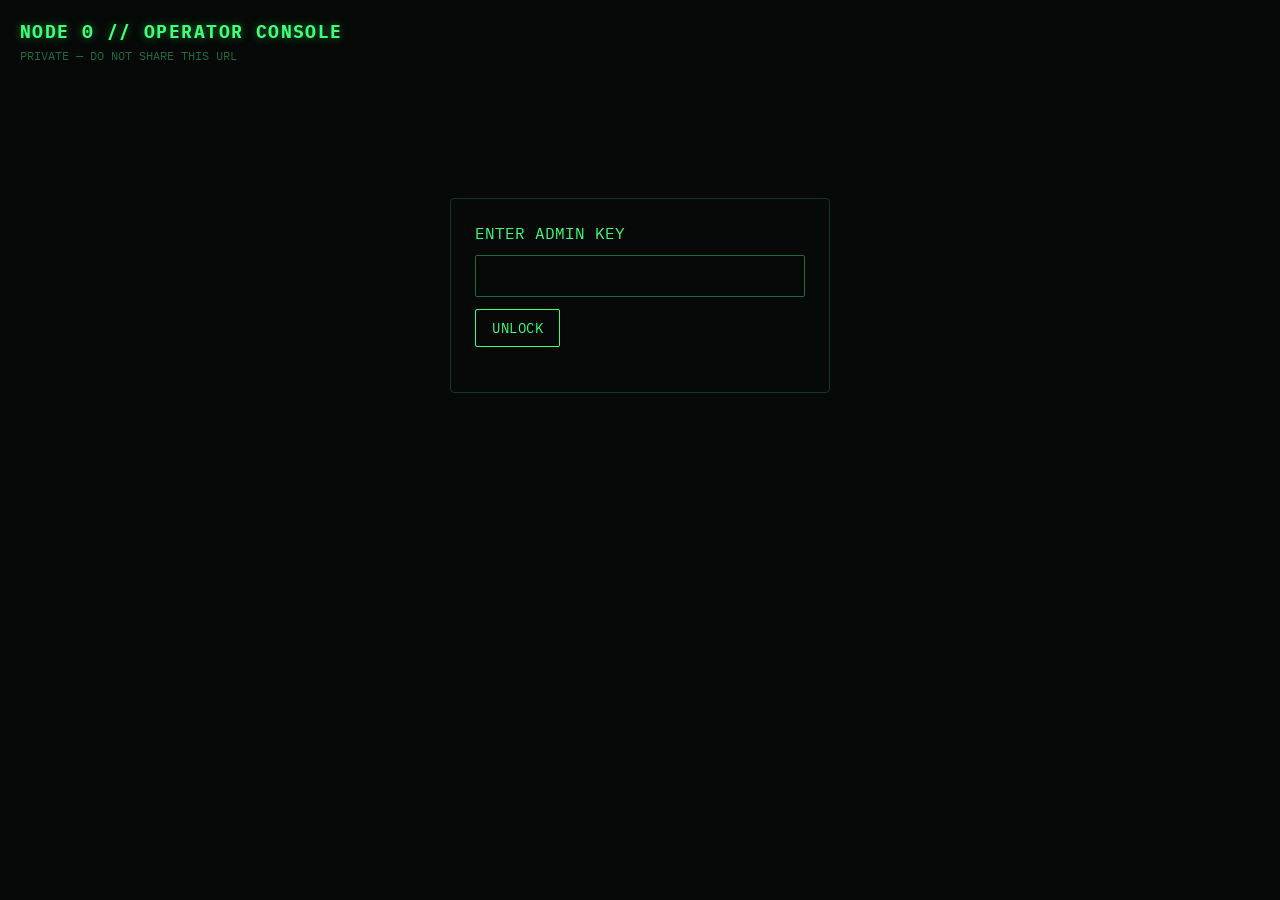
<file: admin.html>
<!DOCTYPE html>
<html lang="en">
<head>
<meta charset="UTF-8" />
<meta name="viewport" content="width=device-width, initial-scale=1" />
<title>NODE 0 // OPERATOR CONSOLE</title>
<meta name="robots" content="noindex, nofollow" />
<link rel="preconnect" href="https://fonts.googleapis.com">
<link rel="preconnect" href="https://fonts.gstatic.com" crossorigin>
<link href="https://fonts.googleapis.com/css2?family=IBM+Plex+Mono:wght@400;500;600&display=swap" rel="stylesheet">
<style>
  :root{
    --bg:#060907; --green:#3dff79; --green-soft:#9dffc0;
    --green-dim:#1d6b3d; --green-faint:#0f3a22; --amber:#ffb000;
    --glow: rgba(61,255,121,0.45);
    --mono: 'IBM Plex Mono', ui-monospace, Menlo, monospace;
  }
  *{box-sizing:border-box;}
  body{
    margin:0; background:var(--bg); color:var(--green);
    font-family:var(--mono); min-height:100vh; padding:20px;
  }
  h1{
    font-size:1.1rem; letter-spacing:0.08em; margin:0 0 4px;
    text-shadow:0 0 8px var(--glow);
  }
  .sub{color:var(--green-dim); font-size:0.78rem; margin-bottom:20px;}

  .gate{
    max-width:380px; margin:15vh auto 0;
    border:1px solid var(--green-faint); padding:24px; border-radius:4px;
  }
  .gate input{
    width:100%; background:transparent; border:1px solid var(--green-dim);
    color:var(--green); font-family:var(--mono); padding:10px; margin:12px 0;
    border-radius:2px; font-size:1rem;
  }
  .gate button, .console button{
    background:transparent; border:1px solid var(--green);
    color:var(--green); font-family:var(--mono); padding:9px 16px;
    border-radius:2px; cursor:pointer; font-size:0.85rem; letter-spacing:0.04em;
  }
  .gate button:hover, .console button:hover{ background:var(--green-faint); }
  .err{color:var(--amber); font-size:0.8rem; min-height:1.2em; margin-top:6px;}

  .console{ display:none; max-width:760px; margin:0 auto; }
  .toolbar{ display:flex; justify-content:space-between; align-items:center; margin-bottom:16px; }
  .thread-list{ display:flex; flex-direction:column; gap:14px; }
  .thread{
    border:1px solid var(--green-faint); border-radius:4px; padding:14px;
  }
  .thread-header{
    display:flex; justify-content:space-between; align-items:center;
    cursor:pointer; color:var(--green-soft); font-size:0.85rem; letter-spacing:0.03em;
  }
  .thread-count{ color:var(--green-dim); font-size:0.75rem; }
  .messages{ margin-top:10px; display:none; flex-direction:column; gap:6px; }
  .messages.open{ display:flex; }
  .msg{ font-size:0.85rem; line-height:1.45; white-space:pre-wrap; word-break:break-word; }
  .msg.visitor{ color:var(--green); }
  .msg.operator{ color:var(--green-soft); font-style:italic; }
  .msg .ts{ color:var(--green-dim); font-size:0.68rem; margin-right:6px; }
  .reply-row{ display:flex; gap:8px; margin-top:10px; }
  .reply-row textarea{
    flex:1; background:transparent; border:1px solid var(--green-dim);
    color:var(--green); font-family:var(--mono); padding:8px; border-radius:2px;
    resize:vertical; min-height:40px; font-size:0.85rem;
  }
  .empty{ color:var(--green-dim); font-size:0.85rem; }
  .status{ font-size:0.75rem; color:var(--green-dim); margin-left:10px; }
</style>
</head>
<body>

  <h1>NODE 0 // OPERATOR CONSOLE</h1>
  <div class="sub">PRIVATE — DO NOT SHARE THIS URL</div>

  <div class="gate" id="gate">
    <div>ENTER ADMIN KEY</div>
    <input type="password" id="keyInput" autocomplete="off" />
    <button id="unlockBtn">UNLOCK</button>
    <div class="err" id="gateErr"></div>
  </div>

  <div class="console" id="console">
    <div class="toolbar">
      <span class="sub" style="margin:0;">ALL TRANSMISSIONS</span>
      <button id="refreshBtn">REFRESH<span class="status" id="statusMsg"></span></button>
    </div>
    <div class="thread-list" id="threadList"></div>
  </div>

<script>
(function(){
  "use strict";
  const gate = document.getElementById('gate');
  const consoleEl = document.getElementById('console');
  const keyInput = document.getElementById('keyInput');
  const unlockBtn = document.getElementById('unlockBtn');
  const gateErr = document.getElementById('gateErr');
  const threadList = document.getElementById('threadList');
  const refreshBtn = document.getElementById('refreshBtn');
  const statusMsg = document.getElementById('statusMsg');

  let adminKey = sessionStorage.getItem('fz_admin_key') || '';

  function setStatus(text){
    statusMsg.textContent = text ? ' — '+text : '';
  }

  async function loadThreads(){
    setStatus('loading...');
    try{
      const res = await fetch('/api/admin', { headers: { 'x-admin-key': adminKey } });
      if(res.status === 401){
        sessionStorage.removeItem('fz_admin_key');
        adminKey = '';
        gate.style.display = 'block';
        consoleEl.style.display = 'none';
        gateErr.textContent = 'INVALID KEY.';
        setStatus('');
        return;
      }
      if(!res.ok){
        const err = await res.json().catch(()=>({error:'unknown error'}));
        setStatus('ERROR: '+(err.error || res.status));
        return;
      }
      const data = await res.json();
      renderThreads(data.threads || {});
      setStatus('updated '+new Date().toLocaleTimeString());
    }catch(e){
      setStatus('NO CONNECTION');
    }
  }

  function renderThreads(threads){
    const callsigns = Object.keys(threads).sort((a,b)=>{
      const lastA = threads[a].length ? threads[a][threads[a].length-1].ts : 0;
      const lastB = threads[b].length ? threads[b][threads[b].length-1].ts : 0;
      return lastB - lastA;
    });

    if(callsigns.length === 0){
      threadList.innerHTML = '<div class="empty">NO TRANSMISSIONS RECEIVED YET.</div>';
      return;
    }

    threadList.innerHTML = '';
    callsigns.forEach(callsign=>{
      const msgs = threads[callsign];
      const wrap = document.createElement('div');
      wrap.className = 'thread';

      const header = document.createElement('div');
      header.className = 'thread-header';
      header.innerHTML = '<span>' + callsign.toUpperCase() + '</span><span class="thread-count">' + msgs.length + ' msg' + (msgs.length===1?'':'s') + '</span>';

      const msgWrap = document.createElement('div');
      msgWrap.className = 'messages';

      msgs.forEach(m=>{
        const line = document.createElement('div');
        line.className = 'msg ' + (m.from === 'operator' ? 'operator' : 'visitor');
        const time = m.ts ? new Date(m.ts).toLocaleString() : '';
        line.innerHTML = '<span class="ts">'+time+'</span>' + (m.from === 'operator' ? 'NODE 0: ' : callsign.toUpperCase()+': ') + escapeHtml(m.text);
        msgWrap.appendChild(line);
      });

      const replyRow = document.createElement('div');
      replyRow.className = 'reply-row';
      const textarea = document.createElement('textarea');
      textarea.placeholder = 'Reply as NODE 0...';
      const sendBtn = document.createElement('button');
      sendBtn.textContent = 'SEND';
      sendBtn.addEventListener('click', async ()=>{
        const text = textarea.value.trim();
        if(!text) return;
        sendBtn.disabled = true;
        sendBtn.textContent = 'SENDING...';
        try{
          const res = await fetch('/api/admin', {
            method: 'POST',
            headers: { 'Content-Type': 'application/json', 'x-admin-key': adminKey },
            body: JSON.stringify({ callsign, text })
          });
          if(res.ok){
            textarea.value = '';
            await loadThreads();
          } else {
            const err = await res.json().catch(()=>({error:'unknown error'}));
            alert('Failed to send: ' + (err.error || res.status));
          }
        }catch(e){
          alert('Failed to send: no connection');
        }
        sendBtn.disabled = false;
        sendBtn.textContent = 'SEND';
      });
      replyRow.appendChild(textarea);
      replyRow.appendChild(sendBtn);

      header.addEventListener('click', ()=>{
        msgWrap.classList.toggle('open');
      });

      wrap.appendChild(header);
      wrap.appendChild(msgWrap);
      msgWrap.appendChild(replyRow);
      threadList.appendChild(wrap);
    });
  }

  function escapeHtml(str){
    const div = document.createElement('div');
    div.textContent = str;
    return div.innerHTML;
  }

  function unlock(){
    const val = keyInput.value;
    if(!val){ gateErr.textContent = 'ENTER A KEY.'; return; }
    adminKey = val;
    sessionStorage.setItem('fz_admin_key', adminKey);
    gateErr.textContent = '';
    gate.style.display = 'none';
    consoleEl.style.display = 'block';
    loadThreads();
  }

  unlockBtn.addEventListener('click', unlock);
  keyInput.addEventListener('keydown', (e)=>{ if(e.key === 'Enter') unlock(); });
  refreshBtn.addEventListener('click', loadThreads);

  if(adminKey){
    gate.style.display = 'none';
    consoleEl.style.display = 'block';
    loadThreads();
  }
})();
</script>
</body>
</html>
</file>
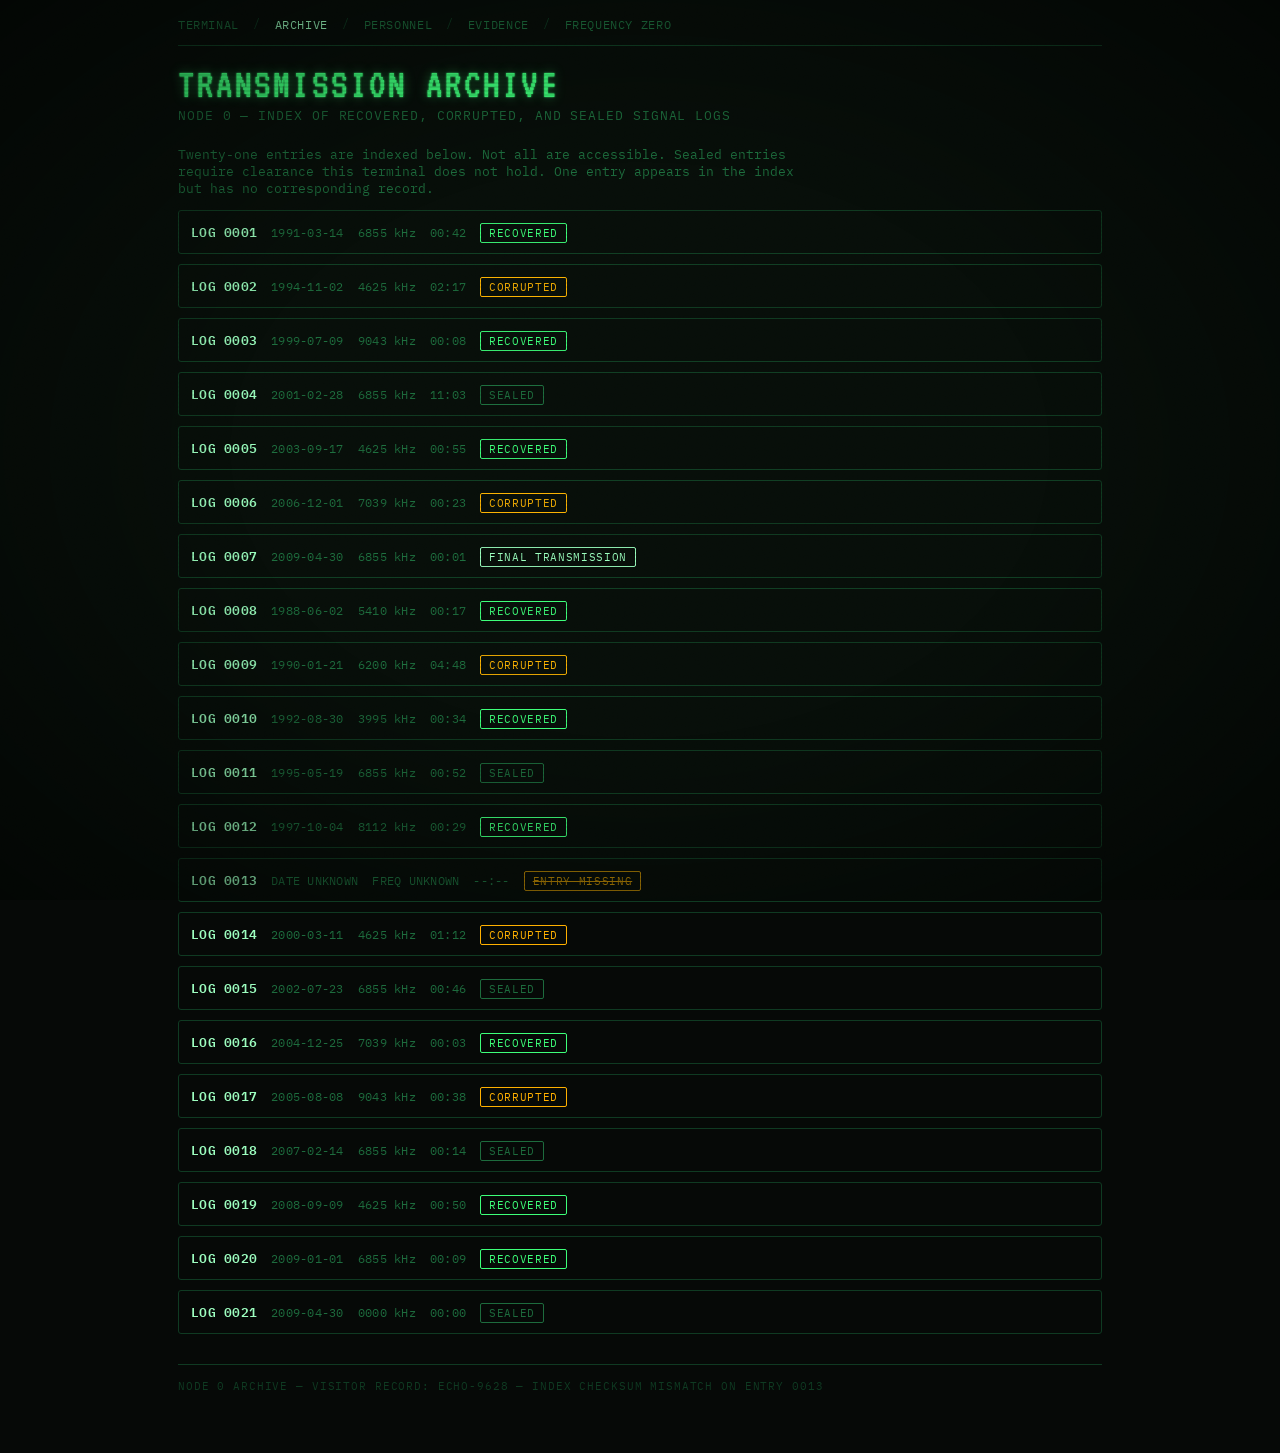
<file: archive.html>
<!DOCTYPE html>
<html lang="en">
<head>
<meta charset="UTF-8" />
<meta name="viewport" content="width=device-width, initial-scale=1" />
<title>ARCHIVE // FREQUENCY ZERO</title>
<meta name="description" content="Recovered, corrupted, and sealed transmission logs from the Frequency Zero relay network." />
<link rel="preconnect" href="https://fonts.googleapis.com">
<link rel="preconnect" href="https://fonts.gstatic.com" crossorigin>
<link href="https://fonts.googleapis.com/css2?family=VT323&family=IBM+Plex+Mono:wght@400;500;600&display=swap" rel="stylesheet">
<link rel="stylesheet" href="styles.css">
<!-- IF YOU ARE READING THIS YOU ARE PART OF THE LOG -->
</head>
<body>

<div class="crt-layer crt-noise"></div>
<div class="crt-layer crt-scanlines"></div>
<div class="crt-layer crt-flicker"></div>
<div class="crt-layer crt-vignette"></div>

<div class="page-wrap">
  <nav class="sitenav">
    <a href="index.html">TERMINAL</a><span class="sep">/</span>
    <a href="archive.html" class="current">ARCHIVE</a><span class="sep">/</span>
    <a href="personnel.html">PERSONNEL</a><span class="sep">/</span>
    <a href="evidence.html">EVIDENCE</a><span class="sep">/</span>
    <a href="frequency-zero.html">FREQUENCY ZERO</a>
  </nav>

  <h1 class="page-title">TRANSMISSION ARCHIVE</h1>
  <p class="page-sub">NODE 0 — INDEX OF RECOVERED, CORRUPTED, AND SEALED SIGNAL LOGS</p>

  <p class="dim" style="font-size:0.82rem; max-width:640px;">
    Twenty-one entries are indexed below. Not all are accessible.
    Sealed entries require clearance this terminal does not hold.
    One entry appears in the index but has no corresponding record.
    <!-- THEY NEVER FOUND THE THIRD ROOM -->
  </p>

  <div id="entryList"></div>

  <footer class="fz-footer">
    NODE 0 ARCHIVE — VISITOR RECORD: <span id="visitorTag">—</span> — INDEX CHECKSUM MISMATCH ON ENTRY 0013
  </footer>
</div>

<script src="common.js"></script>
<script>
(function(){
  "use strict";

  const ENTRIES = [
    { id:'0001', date:'1991-03-14', freq:'6855 kHz', dur:'00:42', status:'recovered',
      quote:'"the third room has no door"',
      note:'Cross-reference: PERSONNEL — DISPATCH CARL logged contact five years prior to disappearance.' },
    { id:'0002', date:'1994-11-02', freq:'4625 kHz', dur:'02:17', status:'corrupted',
      quote:null,
      note:'Transcript unreadable beyond opening numeral sequence. Raw: 05 05 12 — ?? ?? ?? — ?? ?? ??' },
    { id:'0003', date:'1999-07-09', freq:'9043 kHz', dur:'00:08', status:'recovered',
      quote:'"she counted backward and did not stop"',
      note:'No corresponding incident report on file.' },
    { id:'0004', date:'2001-02-28', freq:'6855 kHz', dur:'11:03', status:'sealed',
      quote:null,
      note:'CLEARANCE: NODE 0 ONLY. Request denied at terminal level.' },
    { id:'0005', date:'2003-09-17', freq:'4625 kHz', dur:'00:55', status:'recovered',
      quote:'"the relay remembers what the operator forgot"',
      note:'Logged eighteen months after DISPATCH MICHELLE\u2019s reassignment.' },
    { id:'0006', date:'2006-12-01', freq:'7039 kHz', dur:'00:23', status:'corrupted',
      quote:null,
      note:'Signal lost mid-transmission. Partial decode: "_ _ _ STOP _ _ _"' },
    { id:'0007', date:'2009-04-30', freq:'6855 kHz', dur:'00:01', status:'final',
      quote:'"do not retune past zero"',
      note:'Final logged transmission before network silence. No carrier detected since.' },
    { id:'0008', date:'1988-06-02', freq:'5410 kHz', dur:'00:17', status:'recovered',
      quote:'"the first listener was not alone"',
      note:'Predates the network\u2019s recorded founding date by approximately one year.' },
    { id:'0009', date:'1990-01-21', freq:'6200 kHz', dur:'04:48', status:'corrupted',
      quote:null,
      note:'Partial decode: "...the door counted us..." Signal degraded beyond further recovery.' },
    { id:'0010', date:'1992-08-30', freq:'3995 kHz', dur:'00:34', status:'recovered',
      quote:'"every operator hears their name eventually"',
      note:'Voiceprint does not match any registered staff member.' },
    { id:'0011', date:'1995-05-19', freq:'6855 kHz', dur:'00:52', status:'sealed',
      quote:null,
      note:'DISPATCH CARL\u2019s last logged contact. CLEARANCE LEVEL 3 required. See PERSONNEL.' },
    { id:'0012', date:'1997-10-04', freq:'8112 kHz', dur:'00:29', status:'recovered',
      quote:'"frequency zero is not a place you tune to. it tunes to you."',
      note:'Flagged for review in 1998. Review never completed.' },
    { id:'0013', date:null, freq:null, dur:null, status:'missing',
      quote:null,
      note:'Referenced in the master index. No corresponding record exists in physical or digital archive. No further information available.' },
    { id:'0014', date:'2000-03-11', freq:'4625 kHz', dur:'01:12', status:'corrupted',
      quote:null,
      note:'[REPEATING TONE — 14 CYCLES — SOURCE UNKNOWN]' },
    { id:'0015', date:'2002-07-23', freq:'6855 kHz', dur:'00:46', status:'sealed',
      quote:null,
      note:'DISPATCH MICHELLE\u2019s transmission. CLEARANCE LEVEL 2 required. See PERSONNEL.' },
    { id:'0016', date:'2004-12-25', freq:'7039 kHz', dur:'00:03', status:'recovered',
      quote:'"merry christmas. the third room sends regards."',
      note:'Logged on a national holiday. No staff were scheduled at the relay that day.' },
    { id:'0017', date:'2005-08-08', freq:'9043 kHz', dur:'00:38', status:'corrupted',
      quote:null,
      note:'Partial decode: "...building has only two rooms. there should not be a third..."' },
    { id:'0018', date:'2007-02-14', freq:'6855 kHz', dur:'00:14', status:'sealed',
      quote:null,
      note:'DISPATCH NIC\u2019s final check-in. CLEARANCE LEVEL 1 required. See PERSONNEL.' },
    { id:'0019', date:'2008-09-09', freq:'4625 kHz', dur:'00:50', status:'recovered',
      quote:'"cross-reference visual correlation, field file EV-02"',
      note:'See EVIDENCE — signal map markers correspond to this entry\u2019s coordinates.' },
    { id:'0020', date:'2009-01-01', freq:'6855 kHz', dur:'00:09', status:'recovered',
      quote:'"happy new year. you are already listening."',
      note:'Logged four months before the network went silent.' },
    { id:'0021', date:'2009-04-30', freq:'0000 kHz', dur:'00:00', status:'sealed',
      quote:null,
      note:'__ACCESS_LOG__' }
  ];

  const badgeLabel = {
    recovered:'RECOVERED', corrupted:'CORRUPTED', sealed:'SEALED',
    missing:'ENTRY MISSING', final:'FINAL TRANSMISSION'
  };

  const list = document.getElementById('entryList');

  ENTRIES.forEach(e=>{
    const wrap = document.createElement('details');
    wrap.className = 'entry' + (e.status === 'missing' ? ' is-missing' : '');

    const summary = document.createElement('summary');
    summary.innerHTML =
      '<span class="eid">LOG ' + e.id + '</span>' +
      '<span class="emeta">' + (e.date || 'DATE UNKNOWN') + '</span>' +
      '<span class="emeta">' + (e.freq || 'FREQ UNKNOWN') + '</span>' +
      '<span class="emeta">' + (e.dur || '--:--') + '</span>' +
      '<span class="badge ' + e.status + '">' + badgeLabel[e.status] + '</span>';

    const body = document.createElement('div');
    body.className = 'ebody';

    if(e.status === 'missing'){
      body.textContent = e.note;
    } else if(e.note === '__ACCESS_LOG__'){
      const callsign = FZ.getCallsign().toUpperCase();
      const listening = FZ.getListeningStatus();
      body.innerHTML =
        'CLEARANCE: NODE 0 ONLY.<br>' +
        'ACCESS LOG: <span class="soft">' + FZ.escapeHtml(callsign) + '</span> — RECENTLY VIEWED.<br>' +
        'LISTENING STATUS: <span class="' + (listening ? 'glow' : 'dim') + '">' +
        (listening ? 'COMPLETE' : 'INCOMPLETE') + '</span>';
    } else if(e.status === 'sealed'){
      body.innerHTML = '<span class="dim">' + e.note + '</span>';
    } else if(e.status === 'corrupted'){
      body.innerHTML = '<span class="dim">' + e.note + '</span>';
    } else {
      body.innerHTML =
        (e.quote ? '<div class="equote">' + e.quote + '</div>' : '') +
        '<div class="dim" style="margin-top:8px;">' + e.note + '</div>';
    }

    wrap.appendChild(summary);
    wrap.appendChild(body);
    list.appendChild(wrap);
  });

  document.getElementById('visitorTag').textContent = FZ.getCallsign().toUpperCase();
})();
</script>
<!-- NODE 0 DOES NOT FORGET -->
</body>
</html>
</file>
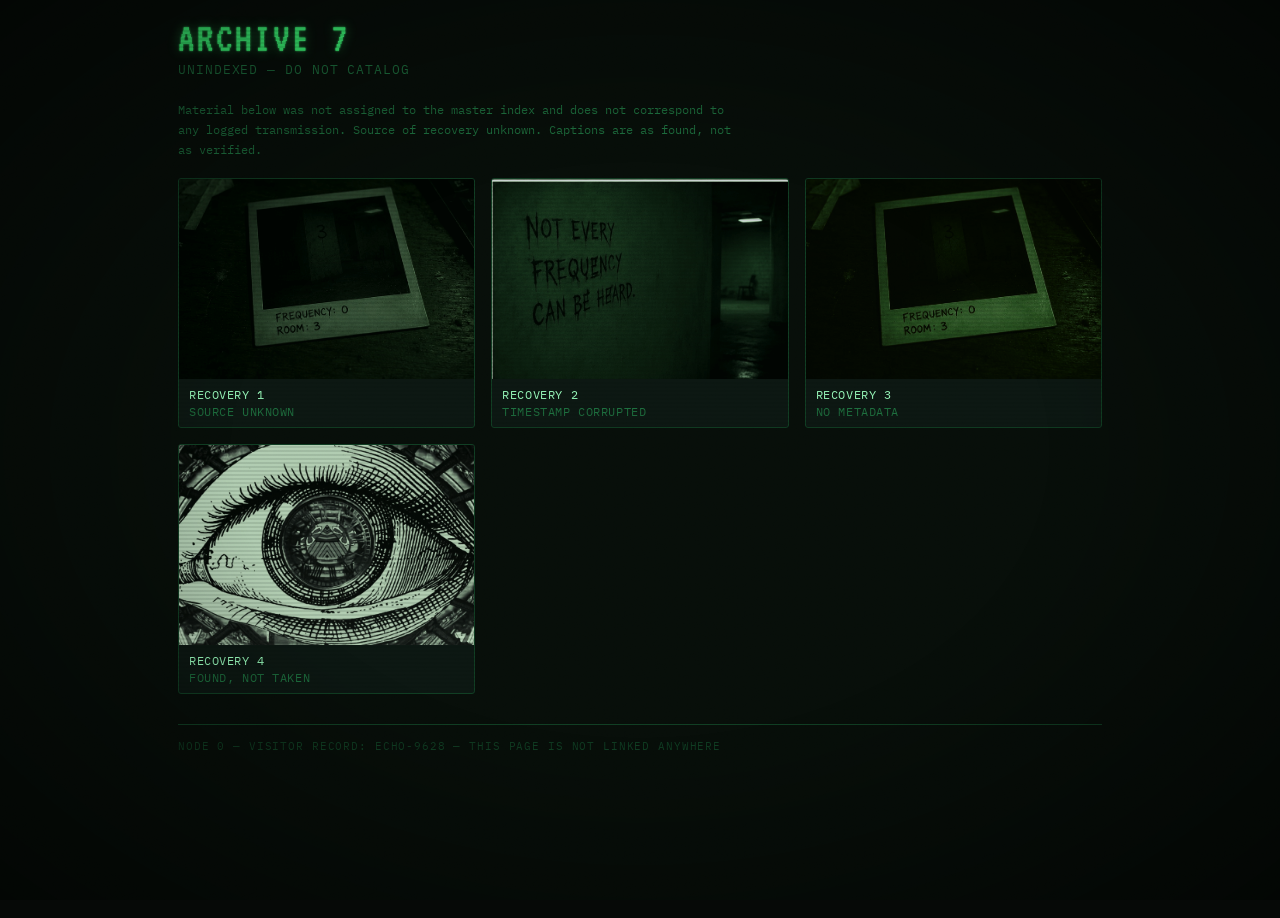
<file: archive7.html>
<!DOCTYPE html>
<html lang="en">
<head>
<meta charset="UTF-8" />
<meta name="viewport" content="width=device-width, initial-scale=1" />
<title>UNINDEXED</title>
<meta name="robots" content="noindex, nofollow" />
<link rel="preconnect" href="https://fonts.googleapis.com">
<link rel="preconnect" href="https://fonts.gstatic.com" crossorigin>
<link href="https://fonts.googleapis.com/css2?family=VT323&family=IBM+Plex+Mono:wght@400;500;600&display=swap" rel="stylesheet">
<link rel="stylesheet" href="styles.css">
<!-- archive7 was never supposed to exist. neither was sublevel.html -->
</head>
<body>

<div class="crt-layer crt-noise"></div>
<div class="crt-layer crt-scanlines"></div>
<div class="crt-layer crt-flicker"></div>
<div class="crt-layer crt-vignette"></div>

<div class="page-wrap">
  <h1 class="page-title">ARCHIVE 7</h1>
  <p class="page-sub">UNINDEXED — DO NOT CATALOG</p>

  <p class="gallery-sub">
    Material below was not assigned to the master index and does not
    correspond to any logged transmission. Source of recovery unknown.
    Captions are as found, not as verified.
  </p>

  <div class="photo-grid">
    <div class="photo-card">
      <img src="archive7-1.jpg" alt="recovery 1" onerror="FZ.imgFallback(this)">
      <div class="photo-cap"><span class="pc-label">RECOVERY 1</span>SOURCE UNKNOWN</div>
    </div>
    <div class="photo-card">
      <img src="archive7-2.jpg" alt="recovery 2" onerror="FZ.imgFallback(this)">
      <div class="photo-cap"><span class="pc-label">RECOVERY 2</span>TIMESTAMP CORRUPTED</div>
    </div>
    <div class="photo-card">
      <img src="archive7-3.jpg" alt="recovery 3" onerror="FZ.imgFallback(this)">
      <div class="photo-cap"><span class="pc-label">RECOVERY 3</span>NO METADATA</div>
    </div>
    <div class="photo-card">
      <img src="archive7-4.jpg" alt="recovery 4" onerror="FZ.imgFallback(this)">
      <div class="photo-cap"><span class="pc-label">RECOVERY 4</span>FOUND, NOT TAKEN</div>
    </div>
  </div>

  <footer class="fz-footer">
    NODE 0 — VISITOR RECORD: <span id="visitorTag">—</span> — THIS PAGE IS NOT LINKED ANYWHERE
  </footer>
</div>

<!-- if you are still looking, try sublevel.html -->

<script src="common.js"></script>
<script>
  document.getElementById('visitorTag').textContent = FZ.getCallsign().toUpperCase();
</script>
</body>
</html>
</file>
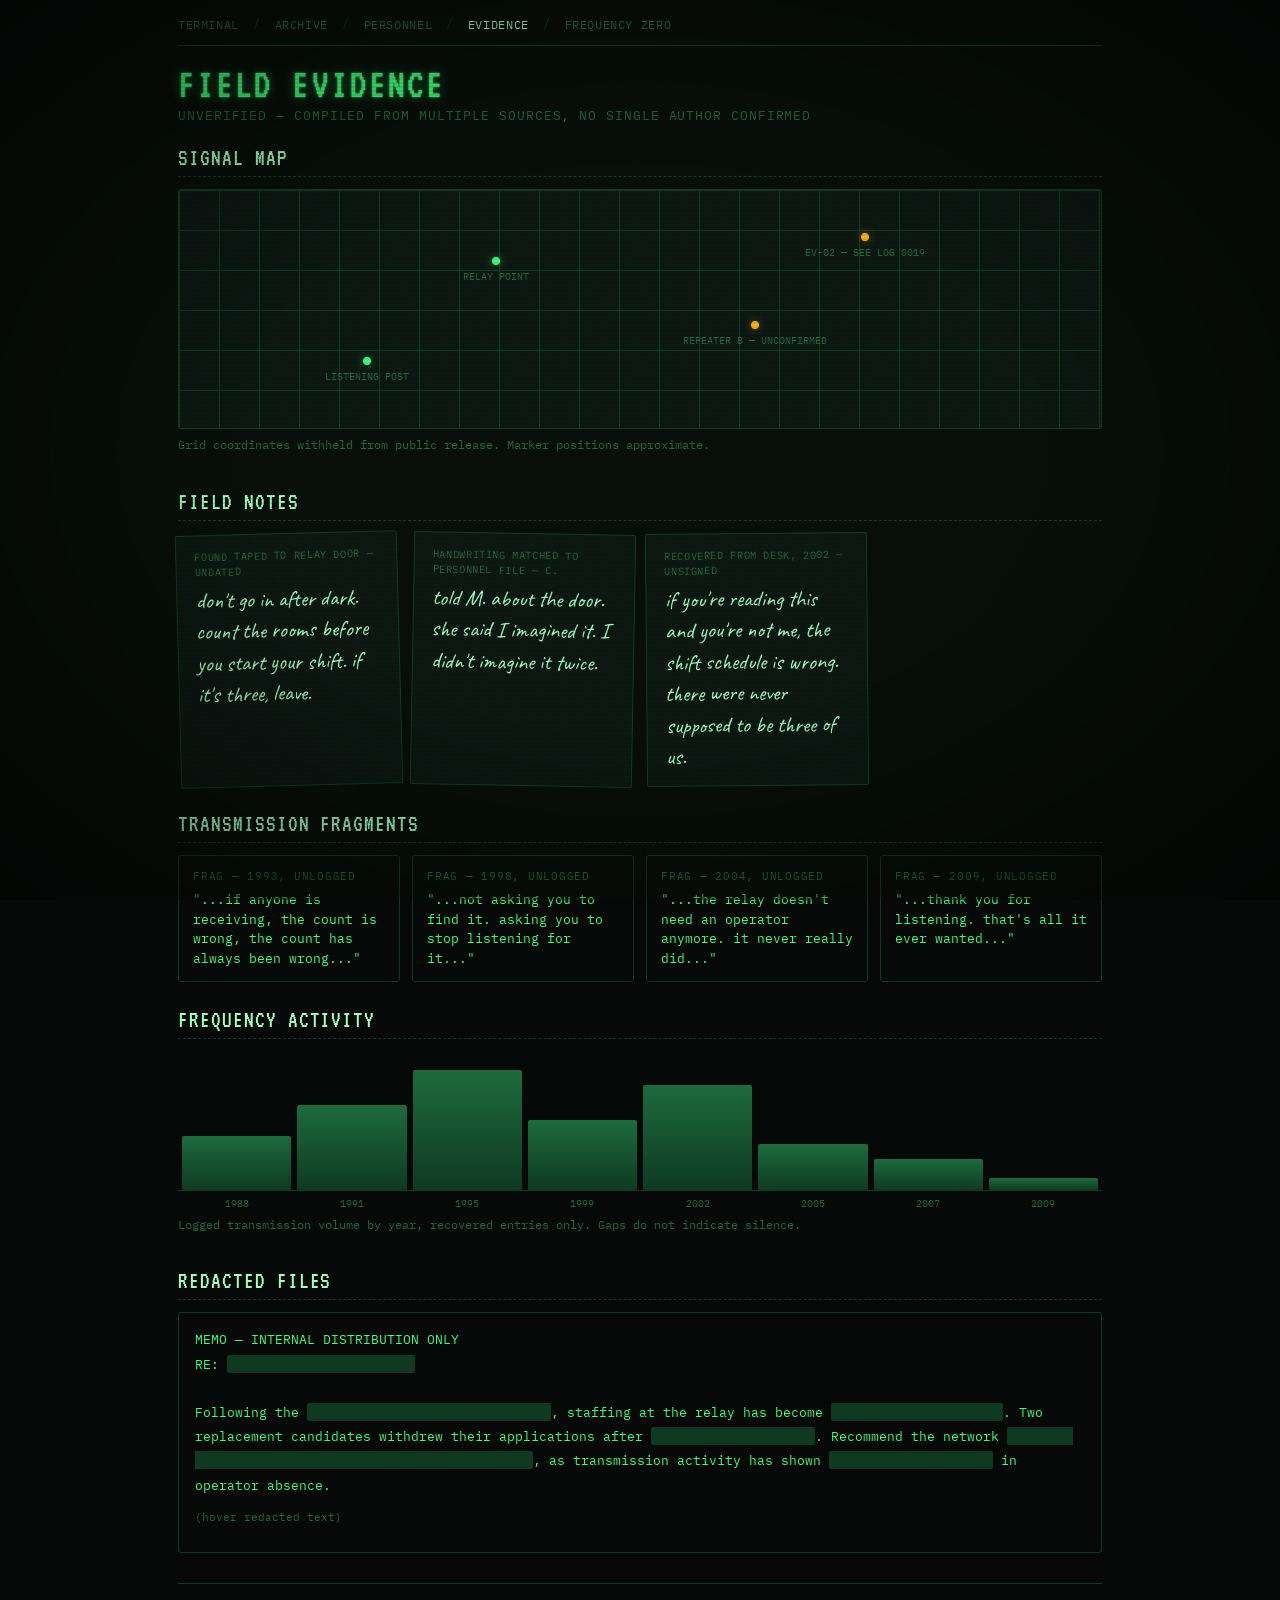
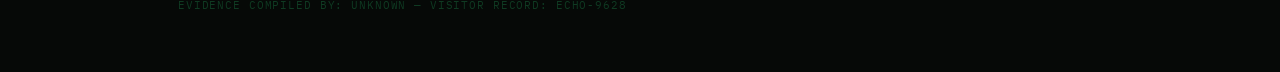
<file: evidence.html>
<!DOCTYPE html>
<html lang="en">
<head>
<meta charset="UTF-8" />
<meta name="viewport" content="width=device-width, initial-scale=1" />
<title>EVIDENCE // FREQUENCY ZERO</title>
<meta name="description" content="Field evidence collected in relation to the Frequency Zero relay network." />
<link rel="preconnect" href="https://fonts.googleapis.com">
<link rel="preconnect" href="https://fonts.gstatic.com" crossorigin>
<link href="https://fonts.googleapis.com/css2?family=VT323&family=IBM+Plex+Mono:wght@400;500;600&family=Caveat:wght@500;600&display=swap" rel="stylesheet">
<link rel="stylesheet" href="styles.css">
</head>
<body>
<!-- THE MAP IS NOT TO SCALE. IT WAS NEVER MEANT TO BE FOLLOWED. -->

<div class="crt-layer crt-noise"></div>
<div class="crt-layer crt-scanlines"></div>
<div class="crt-layer crt-flicker"></div>
<div class="crt-layer crt-vignette"></div>

<div class="page-wrap">
  <nav class="sitenav">
    <a href="index.html">TERMINAL</a><span class="sep">/</span>
    <a href="archive.html">ARCHIVE</a><span class="sep">/</span>
    <a href="personnel.html">PERSONNEL</a><span class="sep">/</span>
    <a href="evidence.html" class="current">EVIDENCE</a><span class="sep">/</span>
    <a href="frequency-zero.html">FREQUENCY ZERO</a>
  </nav>

  <h1 class="page-title">FIELD EVIDENCE</h1>
  <p class="page-sub">UNVERIFIED — COMPILED FROM MULTIPLE SOURCES, NO SINGLE AUTHOR CONFIRMED</p>

  <div class="evidence-grid">

    <section class="ev-section">
      <h2>SIGNAL MAP</h2>
      <div class="map-box" id="mapBox">
        <div class="map-pin" style="top:28%; left:34%;" data-label="RELAY POINT"></div>
        <div class="map-pin unconfirmed" style="top:55%; left:62%;" data-label="REPEATER B — UNCONFIRMED"></div>
        <div class="map-pin" style="top:70%; left:20%;" data-label="LISTENING POST"></div>
        <div class="map-pin unconfirmed" style="top:18%; left:74%;" data-label="EV-02 — SEE LOG 0019"></div>
      </div>
      <p class="dim" style="font-size:0.72rem; margin-top:8px;">Grid coordinates withheld from public release. Marker positions approximate.</p>
    </section>

    <section class="ev-section">
      <h2>FIELD NOTES</h2>
      <div class="ev-cards">
        <div class="note" style="--rot:-1.5deg;">
          <span class="note-tag">FOUND TAPED TO RELAY DOOR — UNDATED</span>
          don't go in after dark. count the rooms before you start your shift. if it's three, leave.
        </div>
        <div class="note" style="--rot:1deg;">
          <span class="note-tag">HANDWRITING MATCHED TO PERSONNEL FILE — C.</span>
          told M. about the door. she said I imagined it. I didn't imagine it twice.
        </div>
        <div class="note" style="--rot:-0.5deg;">
          <span class="note-tag">RECOVERED FROM DESK, 2002 — UNSIGNED</span>
          if you're reading this and you're not me, the shift schedule is wrong. there were never supposed to be three of us.
        </div>
      </div>
    </section>

    <section class="ev-section">
      <h2>TRANSMISSION FRAGMENTS</h2>
      <div class="ev-cards">
        <div class="ev-card"><span class="ev-tag">FRAG — 1993, UNLOGGED</span>"...if anyone is receiving, the count is wrong, the count has always been wrong..."</div>
        <div class="ev-card"><span class="ev-tag">FRAG — 1998, UNLOGGED</span>"...not asking you to find it. asking you to stop listening for it..."</div>
        <div class="ev-card"><span class="ev-tag">FRAG — 2004, UNLOGGED</span>"...the relay doesn't need an operator anymore. it never really did..."</div>
        <div class="ev-card"><span class="ev-tag">FRAG — 2009, UNLOGGED</span>"...thank you for listening. that's all it ever wanted..."</div>
      </div>
    </section>

    <section class="ev-section">
      <h2>FREQUENCY ACTIVITY</h2>
      <div class="chart" id="chart"></div>
      <p class="dim" style="font-size:0.72rem; margin-top:26px;">Logged transmission volume by year, recovered entries only. Gaps do not indicate silence.</p>
    </section>

    <section class="ev-section">
      <h2>REDACTED FILES</h2>
      <div class="redacted-block">
        MEMO — INTERNAL DISTRIBUTION ONLY<br>
        RE: <span class="redact">RELAY STAFFING SHORTAGE</span><br><br>
        Following the <span class="redact">disappearance of DISPATCH CARL</span>, staffing
        at the relay has become <span class="redact">difficult to maintain</span>. Two
        replacement candidates withdrew their applications after
        <span class="redact">touring the facility</span>. Recommend the network
        <span class="redact">continue operating with reduced or no on-site staff</span>,
        as transmission activity has shown <span class="redact">no measurable change</span>
        in operator absence.
        <p class="dim" style="font-size:0.7rem; margin-top:10px;">(hover redacted text)</p>
      </div>
    </section>

  </div>

  <footer class="fz-footer">
    EVIDENCE COMPILED BY: UNKNOWN — VISITOR RECORD: <span id="visitorTag">—</span>
  </footer>
</div>

<!-- NODE 0 DOES NOT FORGET -->
<!-- THEY NEVER FOUND THE THIRD ROOM -->

<script src="common.js"></script>
<script>
(function(){
  const data = [
    {yr:1988, v:14}, {yr:1991, v:22}, {yr:1995, v:31}, {yr:1999, v:18},
    {yr:2002, v:27}, {yr:2005, v:12}, {yr:2007, v:8}, {yr:2009, v:3}
  ];
  const max = Math.max(...data.map(d=>d.v));
  const chart = document.getElementById('chart');
  data.forEach(d=>{
    const bar = document.createElement('div');
    bar.className = 'bar';
    bar.style.height = Math.max(6, Math.round((d.v/max)*120)) + 'px';
    bar.innerHTML = '<span class="yr">' + d.yr + '</span>';
    chart.appendChild(bar);
  });
  document.getElementById('visitorTag').textContent = FZ.getCallsign().toUpperCase();
})();
</script>
</body>
</html>
</file>
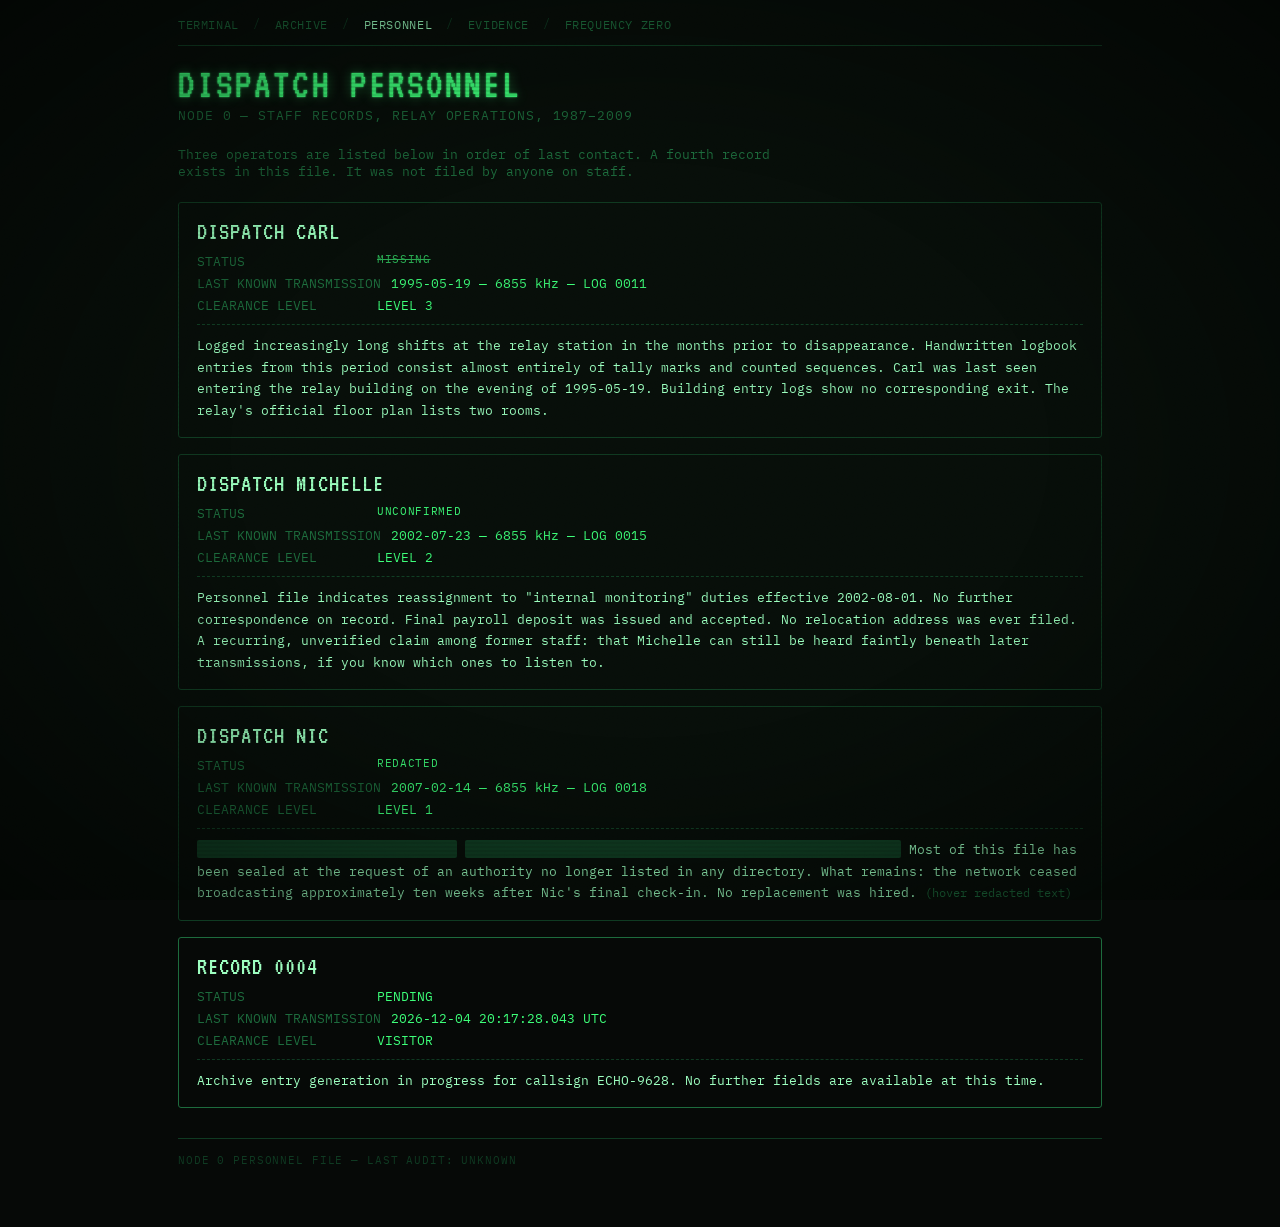
<file: personnel.html>
<!DOCTYPE html>
<html lang="en">
<head>
<meta charset="UTF-8" />
<meta name="viewport" content="width=device-width, initial-scale=1" />
<title>PERSONNEL // FREQUENCY ZERO</title>
<meta name="description" content="Dispatch personnel records from the Frequency Zero relay network." />
<link rel="preconnect" href="https://fonts.googleapis.com">
<link rel="preconnect" href="https://fonts.gstatic.com" crossorigin>
<link href="https://fonts.googleapis.com/css2?family=VT323&family=IBM+Plex+Mono:wght@400;500;600&display=swap" rel="stylesheet">
<link rel="stylesheet" href="styles.css">
</head>
<body>
<!-- THREE NAMES ON THE ROSTER. ONLY ONE STILL ANSWERS. -->

<div class="crt-layer crt-noise"></div>
<div class="crt-layer crt-scanlines"></div>
<div class="crt-layer crt-flicker"></div>
<div class="crt-layer crt-vignette"></div>

<div class="page-wrap">
  <nav class="sitenav">
    <a href="index.html">TERMINAL</a><span class="sep">/</span>
    <a href="archive.html">ARCHIVE</a><span class="sep">/</span>
    <a href="personnel.html" class="current">PERSONNEL</a><span class="sep">/</span>
    <a href="evidence.html">EVIDENCE</a><span class="sep">/</span>
    <a href="frequency-zero.html">FREQUENCY ZERO</a>
  </nav>

  <h1 class="page-title">DISPATCH PERSONNEL</h1>
  <p class="page-sub">NODE 0 — STAFF RECORDS, RELAY OPERATIONS, 1987–2009</p>

  <p class="dim" style="font-size:0.82rem; max-width:640px; margin-bottom:22px;">
    Three operators are listed below in order of last contact. A fourth record
    exists in this file. It was not filed by anyone on staff.
  </p>

  <div class="pcard">
    <h2>DISPATCH CARL</h2>
    <div class="pfield"><span class="plabel">STATUS</span><span class="pval badge missing" style="border:none; padding:0;">MISSING</span></div>
    <div class="pfield"><span class="plabel">LAST KNOWN TRANSMISSION</span><span class="pval">1995-05-19 — 6855 kHz — LOG 0011</span></div>
    <div class="pfield"><span class="plabel">CLEARANCE LEVEL</span><span class="pval">LEVEL 3</span></div>
    <div class="pnotes">
      Logged increasingly long shifts at the relay station in the months prior to
      disappearance. Handwritten logbook entries from this period consist almost
      entirely of tally marks and counted sequences. Carl was last seen entering
      the relay building on the evening of 1995-05-19. Building entry logs show
      no corresponding exit. The relay's official floor plan lists two rooms.
    </div>
  </div>

  <div class="pcard">
    <h2>DISPATCH MICHELLE</h2>
    <div class="pfield"><span class="plabel">STATUS</span><span class="pval badge unconfirmed" style="border:none; padding:0;">UNCONFIRMED</span></div>
    <div class="pfield"><span class="plabel">LAST KNOWN TRANSMISSION</span><span class="pval">2002-07-23 — 6855 kHz — LOG 0015</span></div>
    <div class="pfield"><span class="plabel">CLEARANCE LEVEL</span><span class="pval">LEVEL 2</span></div>
    <div class="pnotes">
      Personnel file indicates reassignment to "internal monitoring" duties
      effective 2002-08-01. No further correspondence on record. Final payroll
      deposit was issued and accepted. No relocation address was ever filed.
      A recurring, unverified claim among former staff: that Michelle can still
      be heard faintly beneath later transmissions, if you know which ones to listen to.
    </div>
  </div>

  <div class="pcard">
    <h2>DISPATCH NIC</h2>
    <div class="pfield"><span class="plabel">STATUS</span><span class="pval badge redacted" style="border:none; padding:0;">REDACTED</span></div>
    <div class="pfield"><span class="plabel">LAST KNOWN TRANSMISSION</span><span class="pval">2007-02-14 — 6855 kHz — LOG 0018</span></div>
    <div class="pfield"><span class="plabel">CLEARANCE LEVEL</span><span class="pval">LEVEL 1</span></div>
    <div class="pnotes">
      <span class="redact">Newest hire on record, onboarded</span>
      <span class="redact">eleven months before the network's final transmission.</span>
      Most of this file has been sealed at the request of an authority no longer
      listed in any directory. What remains: the network ceased broadcasting
      approximately ten weeks after Nic's final check-in. No replacement was hired.
      <span class="dim" style="font-size:0.72rem;">(hover redacted text)</span>
    </div>
  </div>

  <div class="pcard" id="visitorCard" style="border-color:var(--green-dim);">
    <h2 class="dim">RECORD 0004</h2>
    <div class="pfield"><span class="plabel">STATUS</span><span class="pval warn">PENDING</span></div>
    <div class="pfield"><span class="plabel">LAST KNOWN TRANSMISSION</span><span class="pval" id="visitorTimestamp">—</span></div>
    <div class="pfield"><span class="plabel">CLEARANCE LEVEL</span><span class="pval">VISITOR</span></div>
    <div class="pnotes dim">
      Archive entry generation in progress for callsign
      <span class="soft" id="visitorCallsign">—</span>.
      No further fields are available at this time.
    </div>
  </div>

  <footer class="fz-footer">
    NODE 0 PERSONNEL FILE — LAST AUDIT: UNKNOWN
  </footer>
</div>

<!-- NODE 0 DOES NOT FORGET -->

<script src="common.js"></script>
<script>
  document.getElementById('visitorCallsign').textContent = FZ.getCallsign().toUpperCase();
  document.getElementById('visitorTimestamp').textContent = FZ.nowStamp();
</script>
</body>
</html>
</file>
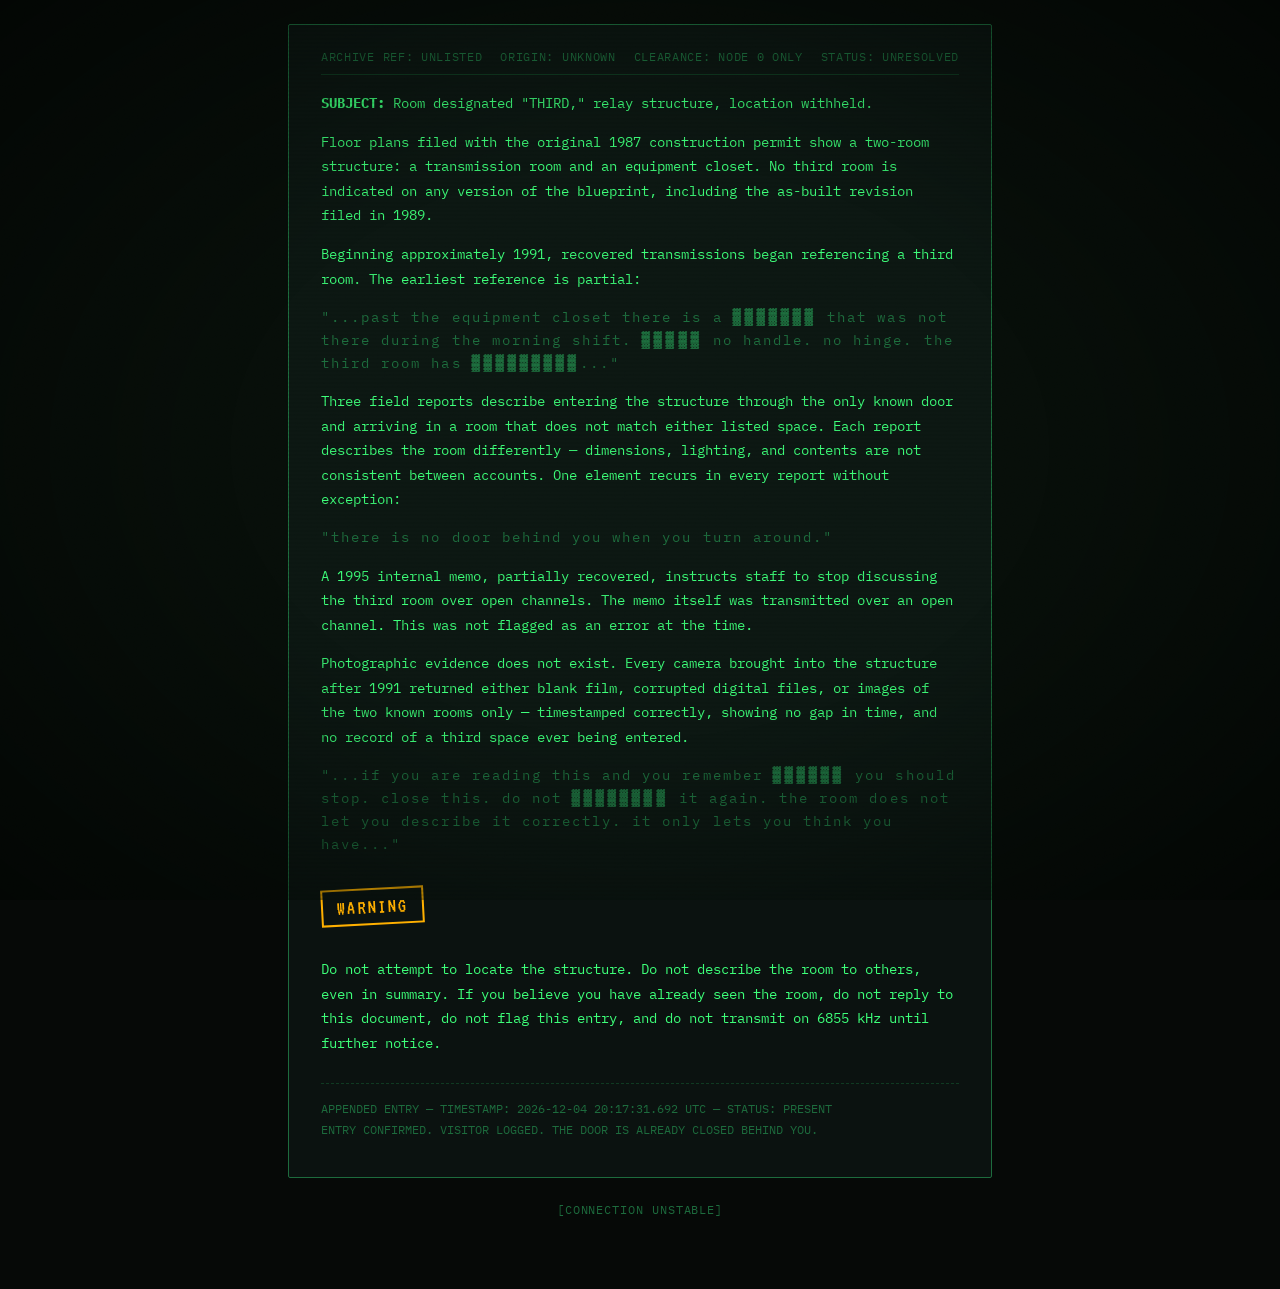
<file: room3.html>
<!DOCTYPE html>
<html lang="en">
<head>
<meta charset="UTF-8" />
<meta name="viewport" content="width=device-width, initial-scale=1" />
<title>UNTITLED DOCUMENT</title>
<meta name="robots" content="noindex, nofollow" />
<link rel="preconnect" href="https://fonts.googleapis.com">
<link rel="preconnect" href="https://fonts.gstatic.com" crossorigin>
<link href="https://fonts.googleapis.com/css2?family=VT323&family=IBM+Plex+Mono:wght@400;500;600&display=swap" rel="stylesheet">
<link rel="stylesheet" href="styles.css">
<!-- YOU WERE NOT SUPPOSED TO FIND THIS PATH -->
<!-- THE BUILDING HAS TWO ROOMS. THIS IS A RECORD OF THE THIRD. -->
</head>
<body>

<div class="crt-layer crt-noise"></div>
<div class="crt-layer crt-scanlines"></div>
<div class="crt-layer crt-flicker"></div>
<div class="crt-layer crt-vignette"></div>

<div class="page-wrap" style="max-width:760px;">

  <div class="doc">
    <div class="doc-header">
      <span>ARCHIVE REF: UNLISTED</span>
      <span>ORIGIN: UNKNOWN</span>
      <span>CLEARANCE: NODE 0 ONLY</span>
      <span>STATUS: UNRESOLVED</span>
    </div>

    <p><strong>SUBJECT:</strong> Room designated "THIRD," relay structure, location withheld.</p>

    <p>
      Floor plans filed with the original 1987 construction permit show a
      two-room structure: a transmission room and an equipment closet.
      No third room is indicated on any version of the blueprint, including
      the as-built revision filed in 1989.
    </p>

    <p>
      Beginning approximately 1991, recovered transmissions began referencing
      a third room. The earliest reference is partial:
    </p>

    <p class="corrupt-block">
      "...past the equipment closet there is a <span class="gap">▓▓▓▓▓▓▓</span>
      that was not there during the morning shift. <span class="gap">▓▓▓▓▓</span>
      no handle. no hinge. the third room has <span class="gap">▓▓▓▓▓▓▓▓▓</span>..."
    </p>

    <p>
      Three field reports describe entering the structure through the only
      known door and arriving in a room that does not match either listed
      space. Each report describes the room differently — dimensions, lighting,
      and contents are not consistent between accounts. One element recurs in
      every report without exception:
    </p>

    <p class="corrupt-block">"there is no door behind you when you turn around."</p>

    <p>
      A 1995 internal memo, partially recovered, instructs staff to stop
      discussing the third room over open channels. The memo itself was
      transmitted over an open channel. This was not flagged as an error
      at the time.
    </p>

    <p>
      Photographic evidence does not exist. Every camera brought into the
      structure after 1991 returned either blank film, corrupted digital
      files, or images of the two known rooms only — timestamped correctly,
      showing no gap in time, and no record of a third space ever being
      entered.
    </p>

    <p class="corrupt-block">
      "...if you are reading this and you remember <span class="gap">▓▓▓▓▓▓</span>
      you should stop. close this. do not <span class="gap">▓▓▓▓▓▓▓▓</span>
      it again. the room does not let you describe it correctly.
      it only lets you think you have..."
    </p>

    <div class="doc-stamp">WARNING</div>

    <p>
      Do not attempt to locate the structure. Do not describe the room to
      others, even in summary. If you believe you have already seen the
      room, do not reply to this document, do not flag this entry, and
      do not transmit on 6855 kHz until further notice.
    </p>

    <p class="dim" style="font-size:0.78rem; margin-top:28px; border-top:1px dashed var(--green-faint); padding-top:14px;">
      APPENDED ENTRY — TIMESTAMP: <span id="appendedStamp">—</span> — STATUS: PRESENT<br>
      ENTRY CONFIRMED. VISITOR LOGGED. THE DOOR IS ALREADY CLOSED BEHIND YOU.
    </p>
  </div>

  <p class="dim" style="text-align:center; font-size:0.72rem; letter-spacing:0.08em;">[CONNECTION UNSTABLE]</p>

</div>

<!-- NODE 0 DOES NOT FORGET -->
<!-- IF YOU ARE READING THIS YOU ARE PART OF THE LOG -->

<script src="common.js"></script>
<script>
  document.getElementById('appendedStamp').textContent = FZ.nowStamp();
</script>
</body>
</html>
</file>
<file: styles.css>
/* FREQUENCY ZERO — shared visual system
   Used by archive.html, personnel.html, room3.html, frequency-zero.html, evidence.html
   Mirrors the CRT terminal aesthetic established in index.html */

:root{
  --bg:#060907;
  --bg-alt:#0b1210;
  --green:#3dff79;
  --green-soft:#9dffc0;
  --green-dim:#1d6b3d;
  --green-faint:#0f3a22;
  --amber:#ffb000;
  --glow: rgba(61,255,121,0.45);
  --mono: 'IBM Plex Mono', ui-monospace, Menlo, monospace;
  --pixel: 'VT323', monospace;
  --hand: 'Caveat', cursive;
}

*{box-sizing:border-box;}
html,body{
  margin:0; padding:0;
  background:var(--bg);
  color:var(--green);
  font-family:var(--mono);
  -webkit-font-smoothing:antialiased;
  min-height:100%;
}
body{ min-height:100vh; min-height:100dvh; }

a{ color:var(--green-soft); }
a:visited{ color:var(--green-soft); }

/* ---------- CRT atmosphere ---------- */
.crt-layer{ position:fixed; inset:0; pointer-events:none; z-index:30; }
.crt-scanlines{
  background:repeating-linear-gradient(
    to bottom, rgba(0,0,0,0) 0px, rgba(0,0,0,0) 2px,
    rgba(0,20,8,0.35) 3px, rgba(0,0,0,0) 4px
  );
  mix-blend-mode:multiply; opacity:0.55;
}
.crt-vignette{
  background:radial-gradient(ellipse at center, rgba(0,0,0,0) 45%, rgba(0,0,0,0.55) 100%);
}
.crt-noise{
  opacity:0.05; mix-blend-mode:overlay;
  background-image:url("data:image/svg+xml;utf8,<svg xmlns='http://www.w3.org/2000/svg' width='120' height='120'><filter id='n'><feTurbulence type='fractalNoise' baseFrequency='0.9' numOctaves='2' stitchTiles='stitch'/></filter><rect width='100%25' height='100%25' filter='url(%23n)'/></svg>");
}
.crt-flicker{ animation:flicker 7s infinite linear; background:rgba(61,255,121,0.02); }
@keyframes flicker{
  0%,92%,100%{opacity:0;} 93%{opacity:1;} 94%{opacity:0;} 96%{opacity:0.6;} 97%{opacity:0;}
}
@keyframes blink{0%,49%{opacity:1;} 50%,100%{opacity:0;}}
@media (prefers-reduced-motion: reduce){ .crt-flicker{animation:none; opacity:0;} }

/* ---------- layout ---------- */
.page-wrap{
  position:relative; z-index:10;
  max-width:980px; margin:0 auto;
  padding:0 clamp(14px,3vw,28px) 60px;
}

.sitenav{
  display:flex; flex-wrap:wrap; gap:4px 14px;
  padding:14px 0 10px;
  border-bottom:1px solid var(--green-faint);
  font-size:clamp(0.66rem,2vw,0.78rem);
  letter-spacing:0.05em;
}
.sitenav a{
  color:var(--green-dim); text-decoration:none;
  padding:2px 0; border-bottom:1px solid transparent;
  transition:color 0.15s, border-color 0.15s;
}
.sitenav a:hover, .sitenav a:focus-visible{
  color:var(--green); border-color:var(--green-dim);
}
.sitenav a.current{ color:var(--green-soft); }
.sitenav .sep{ color:var(--green-faint); }

.page-title{
  font-family:var(--pixel); font-weight:400;
  font-size:clamp(1.7rem,7vw,2.6rem);
  letter-spacing:0.05em; margin:18px 0 2px;
  color:var(--green);
  text-shadow:0 0 12px var(--glow), 0 0 2px var(--green);
}
.page-sub{
  margin:0 0 22px; font-size:clamp(0.68rem,2vw,0.82rem);
  color:var(--green-dim); letter-spacing:0.07em;
}

.dim{ color:var(--green-dim); }
.soft{ color:var(--green-soft); }
.warn{ color:var(--amber); }
.glow{ text-shadow:0 0 8px var(--glow); }
.mono-block{ white-space:pre-wrap; word-break:break-word; line-height:1.55; }

/* ---------- status badges ---------- */
.badge{
  display:inline-block; font-size:0.68rem; letter-spacing:0.06em;
  padding:2px 8px; border:1px solid currentColor; border-radius:2px;
  text-transform:uppercase;
}
.badge.recovered{ color:var(--green); }
.badge.corrupted{ color:var(--amber); }
.badge.sealed{ color:var(--green-dim); }
.badge.missing{ color:var(--amber); opacity:0.7; text-decoration:line-through; }
.badge.active{ color:var(--green); }
.badge.unconfirmed{ color:var(--amber); }
.badge.redacted{ color:var(--green-dim); }
.badge.final{ color:var(--green-soft); }

/* ---------- archive entries ---------- */
.entry{
  border:1px solid var(--green-faint); border-radius:3px;
  margin-bottom:10px; overflow:hidden;
}
.entry summary{
  list-style:none; cursor:pointer;
  display:flex; flex-wrap:wrap; gap:6px 14px; align-items:baseline;
  padding:10px 12px; font-size:0.82rem; letter-spacing:0.02em;
}
.entry summary::-webkit-details-marker{ display:none; }
.entry summary .eid{ color:var(--green-soft); font-weight:600; }
.entry summary .emeta{ color:var(--green-dim); font-size:0.76rem; }
.entry[open] summary{ border-bottom:1px dashed var(--green-faint); }
.entry .ebody{
  padding:12px; font-size:0.84rem; line-height:1.6;
}
.entry .equote{ color:var(--green-soft); font-style:italic; }
.entry.is-missing .ebody{ color:var(--green-dim); font-style:italic; }

/* ---------- personnel cards ---------- */
.pcard{
  border:1px solid var(--green-faint); border-radius:3px;
  padding:16px 18px; margin-bottom:16px;
}
.pcard h2{
  font-family:var(--pixel); font-weight:400; font-size:1.6rem;
  margin:0 0 8px; letter-spacing:0.04em; color:var(--green-soft);
}
.pfield{ display:flex; gap:10px; font-size:0.84rem; margin:4px 0; }
.pfield .plabel{ color:var(--green-dim); min-width:170px; flex:none; }
.pfield .pval{ color:var(--green); }
.pnotes{
  margin-top:10px; padding-top:10px; border-top:1px dashed var(--green-faint);
  font-size:0.84rem; line-height:1.6; color:var(--green-soft);
}

.redact{
  background:var(--green-faint); color:transparent;
  border-radius:2px; padding:0 2px; cursor:default;
  transition:color 0.4s, background 0.4s;
}
.redact:hover{ color:var(--green-dim); background:transparent; }

/* ---------- classified document (room3) ---------- */
.doc{
  border:1px solid var(--green-dim); border-radius:2px;
  padding:24px clamp(16px,4vw,32px); margin:24px 0;
  background:var(--bg-alt);
}
.doc-header{
  display:flex; justify-content:space-between; flex-wrap:wrap; gap:6px;
  font-size:0.72rem; color:var(--green-dim); letter-spacing:0.06em;
  border-bottom:1px solid var(--green-faint); padding-bottom:10px; margin-bottom:16px;
}
.doc-stamp{
  display:inline-block; border:2px solid var(--amber); color:var(--amber);
  padding:6px 14px; font-family:var(--pixel); font-size:1.3rem;
  letter-spacing:0.1em; transform:rotate(-3deg); margin:18px 0;
}
.doc p{ line-height:1.7; font-size:0.9rem; }
.doc .gap{ color:var(--green-dim); letter-spacing:0.3em; }
.doc .corrupt-block{
  color:var(--green-dim); letter-spacing:0.15em; font-size:0.85rem;
}

/* ---------- frequency-zero minimal screen ---------- */
.fz-screen{
  min-height:80vh; display:flex; flex-direction:column;
  align-items:center; justify-content:center; text-align:center;
  gap:18px; padding:40px 16px;
}
.fz-sig{ font-size:1.4rem; letter-spacing:0.3em; color:var(--green-dim); }
.fz-static{
  font-size:0.7rem; color:var(--green-faint); letter-spacing:0.08em;
  min-height:1.2em; max-width:480px;
}
.fz-cursor{
  width:0.6em; height:1.2em; background:var(--green-dim);
  animation:blink 1.2s steps(1) infinite;
}
.fz-message{
  opacity:0; transition:opacity 2.5s ease;
  font-family:var(--pixel); font-size:clamp(1.4rem,5vw,2.2rem);
  color:var(--green); text-shadow:0 0 14px var(--glow);
  letter-spacing:0.06em;
}
.fz-message.show{ opacity:1; }
.fz-message .line2{
  display:block; font-size:0.55em; color:var(--green-soft); margin-top:8px;
  font-family:var(--mono); letter-spacing:0.1em;
}
@media (prefers-reduced-motion: reduce){
  .fz-cursor{ animation:none; }
}

/* ---------- evidence page ---------- */
.evidence-grid{ display:flex; flex-direction:column; gap:26px; }
.ev-section h2{
  font-family:var(--pixel); font-weight:400; font-size:1.5rem;
  letter-spacing:0.04em; color:var(--green-soft); margin:0 0 12px;
  border-bottom:1px dashed var(--green-faint); padding-bottom:6px;
}
.ev-cards{ display:grid; grid-template-columns:repeat(auto-fill,minmax(220px,1fr)); gap:12px; }
.ev-card{
  border:1px solid var(--green-faint); border-radius:3px; padding:12px 14px;
  font-size:0.82rem; line-height:1.5;
}
.ev-card .ev-tag{ color:var(--green-dim); font-size:0.68rem; letter-spacing:0.07em; display:block; margin-bottom:6px; }

.map-box{
  position:relative; border:1px solid var(--green-faint); border-radius:3px;
  height:240px; background:
    linear-gradient(var(--green-faint) 1px, transparent 1px) 0 0/40px 40px,
    linear-gradient(90deg, var(--green-faint) 1px, transparent 1px) 0 0/40px 40px,
    var(--bg-alt);
  overflow:hidden;
}
.map-pin{
  position:absolute; width:8px; height:8px; border-radius:50%;
  background:var(--green); box-shadow:0 0 10px var(--glow);
}
.map-pin::after{
  content:attr(data-label); position:absolute; top:12px; left:50%;
  transform:translateX(-50%); white-space:nowrap; font-size:0.65rem;
  color:var(--green-dim);
}
.map-pin.unconfirmed{ background:var(--amber); box-shadow:0 0 10px rgba(255,176,0,0.4); }

.note{
  font-family:var(--hand); font-size:1.4rem; color:var(--green-soft);
  border:1px solid var(--green-faint); border-radius:2px; padding:14px 18px;
  background:var(--bg-alt); transform:rotate(var(--rot,-1deg));
  line-height:1.4;
}
.note .note-tag{
  display:block; font-family:var(--mono); font-size:0.65rem;
  color:var(--green-dim); margin-bottom:6px; letter-spacing:0.06em;
}

.chart{
  display:flex; align-items:flex-end; gap:6px; height:140px;
  border-bottom:1px solid var(--green-faint); padding:0 4px;
}
.chart .bar{
  flex:1; background:linear-gradient(to top, var(--green-faint), var(--green-dim));
  position:relative; min-width:6px; border-radius:2px 2px 0 0;
}
.chart .bar .yr{
  position:absolute; bottom:-20px; left:50%; transform:translateX(-50%);
  font-size:0.6rem; color:var(--green-dim);
}

.redacted-block{
  border:1px solid var(--green-faint); border-radius:3px; padding:14px 16px;
  font-size:0.84rem; line-height:1.8;
}

/* ---------- glitch text ---------- */
.glitch{ position:relative; display:inline-block; }
.glitch.active{ animation:glitchShift 0.18s linear; }
@keyframes glitchShift{
  0%{ transform:translate(0,0); opacity:1; }
  20%{ transform:translate(-2px,1px); opacity:0.7; }
  40%{ transform:translate(2px,-1px); opacity:0.9; }
  60%{ transform:translate(-1px,0); opacity:0.6; }
  100%{ transform:translate(0,0); opacity:1; }
}

footer.fz-footer{
  margin-top:30px; padding-top:14px; border-top:1px solid var(--green-faint);
  font-size:0.68rem; color:var(--green-faint); letter-spacing:0.08em;
}

/* ---------- hidden photo galleries ---------- */
.gallery-sub{
  font-size:0.78rem; color:var(--green-dim); max-width:560px;
  margin-bottom:18px; line-height:1.6;
}
.photo-grid{
  display:grid; grid-template-columns:repeat(auto-fill,minmax(220px,1fr));
  gap:16px; margin-top:6px;
}
.photo-card{
  border:1px solid var(--green-faint); border-radius:3px;
  overflow:hidden; background:var(--bg-alt);
}
.photo-card img{
  display:block; width:100%; height:200px; object-fit:cover;
  filter:grayscale(55%) sepia(25%) hue-rotate(68deg) saturate(1.4) contrast(1.05) brightness(0.82);
  transition:filter 0.4s;
}
.photo-card img.missing-img{
  object-fit:none; background:var(--bg-alt); filter:none;
}
.photo-card:hover img:not(.missing-img){
  filter:grayscale(20%) sepia(10%) hue-rotate(68deg) saturate(1.2) contrast(1.05) brightness(0.95);
}
.photo-cap{ padding:8px 10px; font-size:0.72rem; letter-spacing:0.05em; color:var(--green-dim); }
.photo-cap .pc-label{ color:var(--green-soft); display:block; margin-bottom:2px; }
</file>
